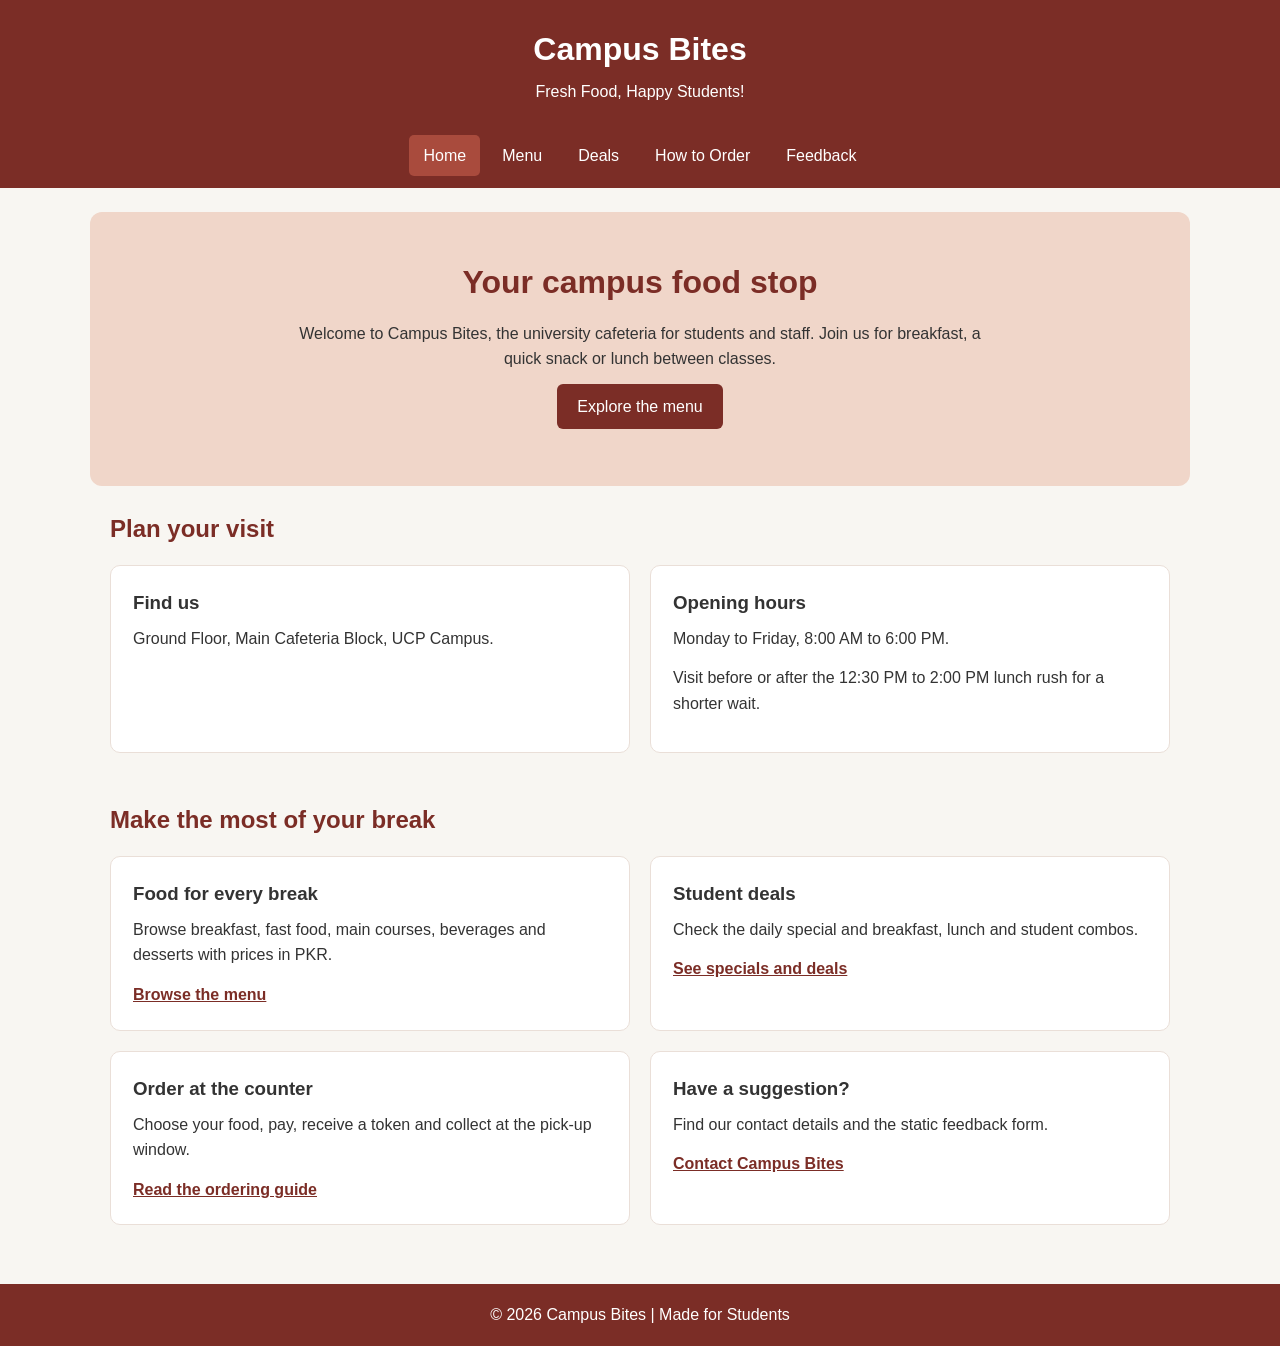
<file: src/index.html>
<!DOCTYPE html>
<html lang="en">
<head>
  <meta charset="UTF-8">
  <meta name="viewport" content="width=device-width, initial-scale=1">
  <meta name="description" content="Campus Bites cafeteria: menus, student deals, opening hours and ordering information.">
  <title>Home | Campus Bites</title>
  <link rel="stylesheet" href="../styles/style.css">
</head>
<body>
  <header>
    <h1>Campus Bites</h1>
    <p>Fresh Food, Happy Students!</p>
    <nav aria-label="Main navigation">
      <a href="index.html" aria-current="page">Home</a>
      <a href="menu.html">Menu</a>
      <a href="deals.html">Deals</a>
      <a href="order.html">How to Order</a>
      <a href="feedback.html">Feedback</a>
    </nav>
  </header>
  <main class="home-page">
    <section class="hero">
      <h2>Your campus food stop</h2>
      <p>Welcome to Campus Bites, the university cafeteria for students and staff. Join us for breakfast, a quick snack or lunch between classes.</p>
      <p><a class="home-button" href="menu.html">Explore the menu</a></p>
    </section>
    <section class="home-section" aria-labelledby="visit-heading">
      <h2 id="visit-heading">Plan your visit</h2>
      <div class="home-grid">
        <article class="home-card">
          <h3>Find us</h3>
          <p>Ground Floor, Main Cafeteria Block, UCP Campus.</p>
        </article>
        <article class="home-card">
          <h3>Opening hours</h3>
          <p>Monday to Friday, 8:00 AM to 6:00 PM.</p>
          <p>Visit before or after the 12:30 PM to 2:00 PM lunch rush for a shorter wait.</p>
        </article>
      </div>
    </section>
    <section class="home-section" aria-labelledby="explore-heading">
      <h2 id="explore-heading">Make the most of your break</h2>
      <div class="home-grid">
        <article class="home-card"><h3>Food for every break</h3><p>Browse breakfast, fast food, main courses, beverages and desserts with prices in PKR.</p><a href="menu.html">Browse the menu</a></article>
        <article class="home-card"><h3>Student deals</h3><p>Check the daily special and breakfast, lunch and student combos.</p><a href="deals.html">See specials and deals</a></article>
        <article class="home-card"><h3>Order at the counter</h3><p>Choose your food, pay, receive a token and collect at the pick-up window.</p><a href="order.html">Read the ordering guide</a></article>
        <article class="home-card"><h3>Have a suggestion?</h3><p>Find our contact details and the static feedback form.</p><a href="feedback.html">Contact Campus Bites</a></article>
      </div>
    </section>
  </main>
  <footer><p>&copy; 2026 Campus Bites | Made for Students</p></footer>
</body>
</html>
</file>
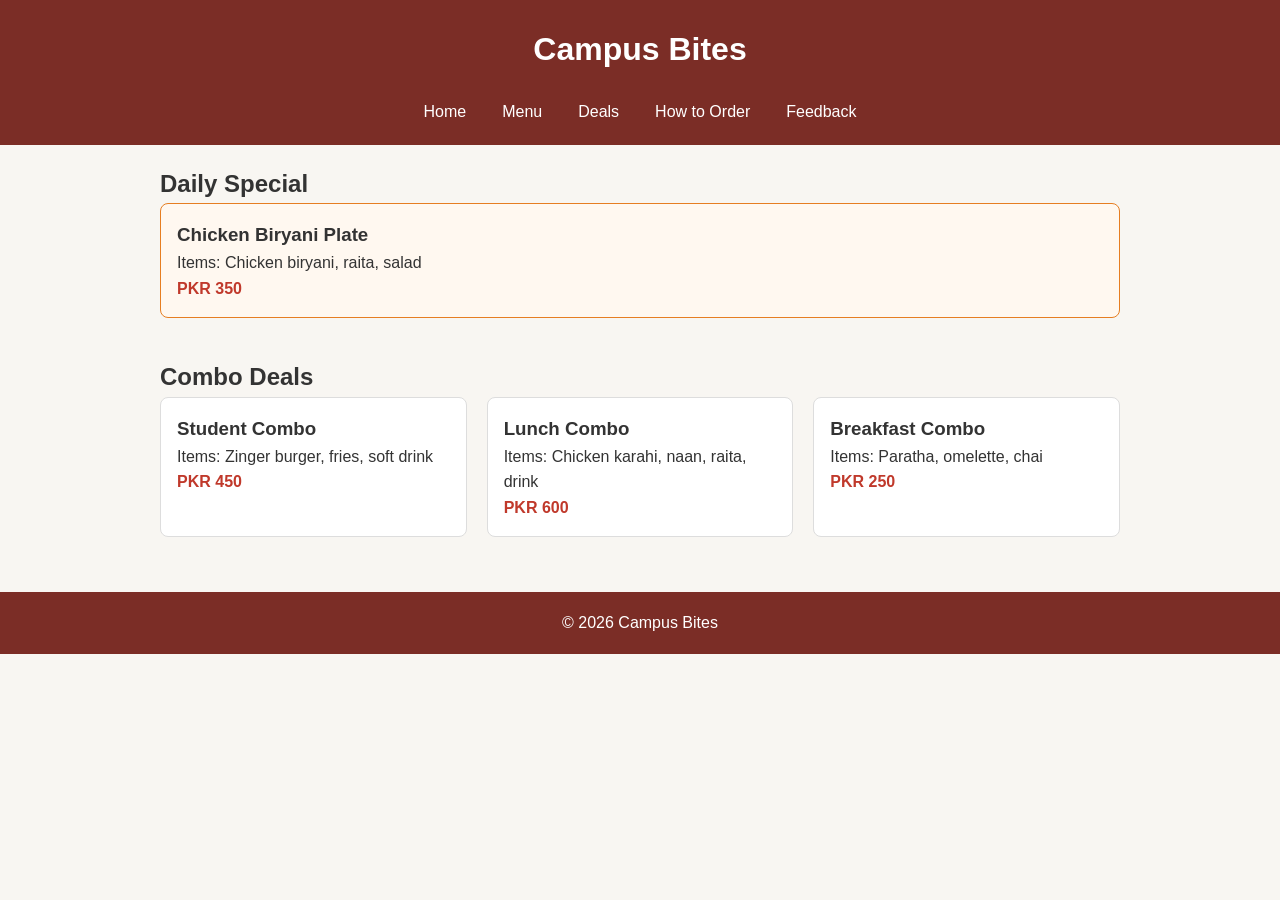
<file: src/deals.html>
<!DOCTYPE html>
<html lang="en">
<head>
  <meta charset="UTF-8">
  <meta name="viewport" content="width=device-width, initial-scale=1.0">
  <title>Deals & Specials | Campus Bites</title>
  <link rel="stylesheet" href="../styles/style.css">
</head>
<body>
  <header>
    <h1>Campus Bites</h1>
    <nav>
      <a href="index.html">Home</a>
      <a href="menu.html">Menu</a>
      <a href="deals.html">Deals</a>
      <a href="order.html">How to Order</a>
      <a href="feedback.html">Feedback</a>
    </nav>
  </header>

  <main>
    <section class="deals-section daily-special">
      <h2>Daily Special</h2>
      <div class="deal-card special">
        <h3>Chicken Biryani Plate</h3>
        <p>Items: Chicken biryani, raita, salad</p>
        <p class="price">PKR 350</p>
      </div>
    </section>

    <section class="deals-section">
      <h2>Combo Deals</h2>
      <div class="deals-grid">
        <div class="deal-card">
          <h3>Student Combo</h3>
          <p>Items: Zinger burger, fries, soft drink</p>
          <p class="price">PKR 450</p>
        </div>
        <div class="deal-card">
          <h3>Lunch Combo</h3>
          <p>Items: Chicken karahi, naan, raita, drink</p>
          <p class="price">PKR 600</p>
        </div>
        <div class="deal-card">
          <h3>Breakfast Combo</h3>
          <p>Items: Paratha, omelette, chai</p>
          <p class="price">PKR 250</p>
        </div>
      </div>
    </section>
  </main>

  <footer>
    <p>&copy; 2026 Campus Bites</p>
  </footer>
</body>
</html>
</file>
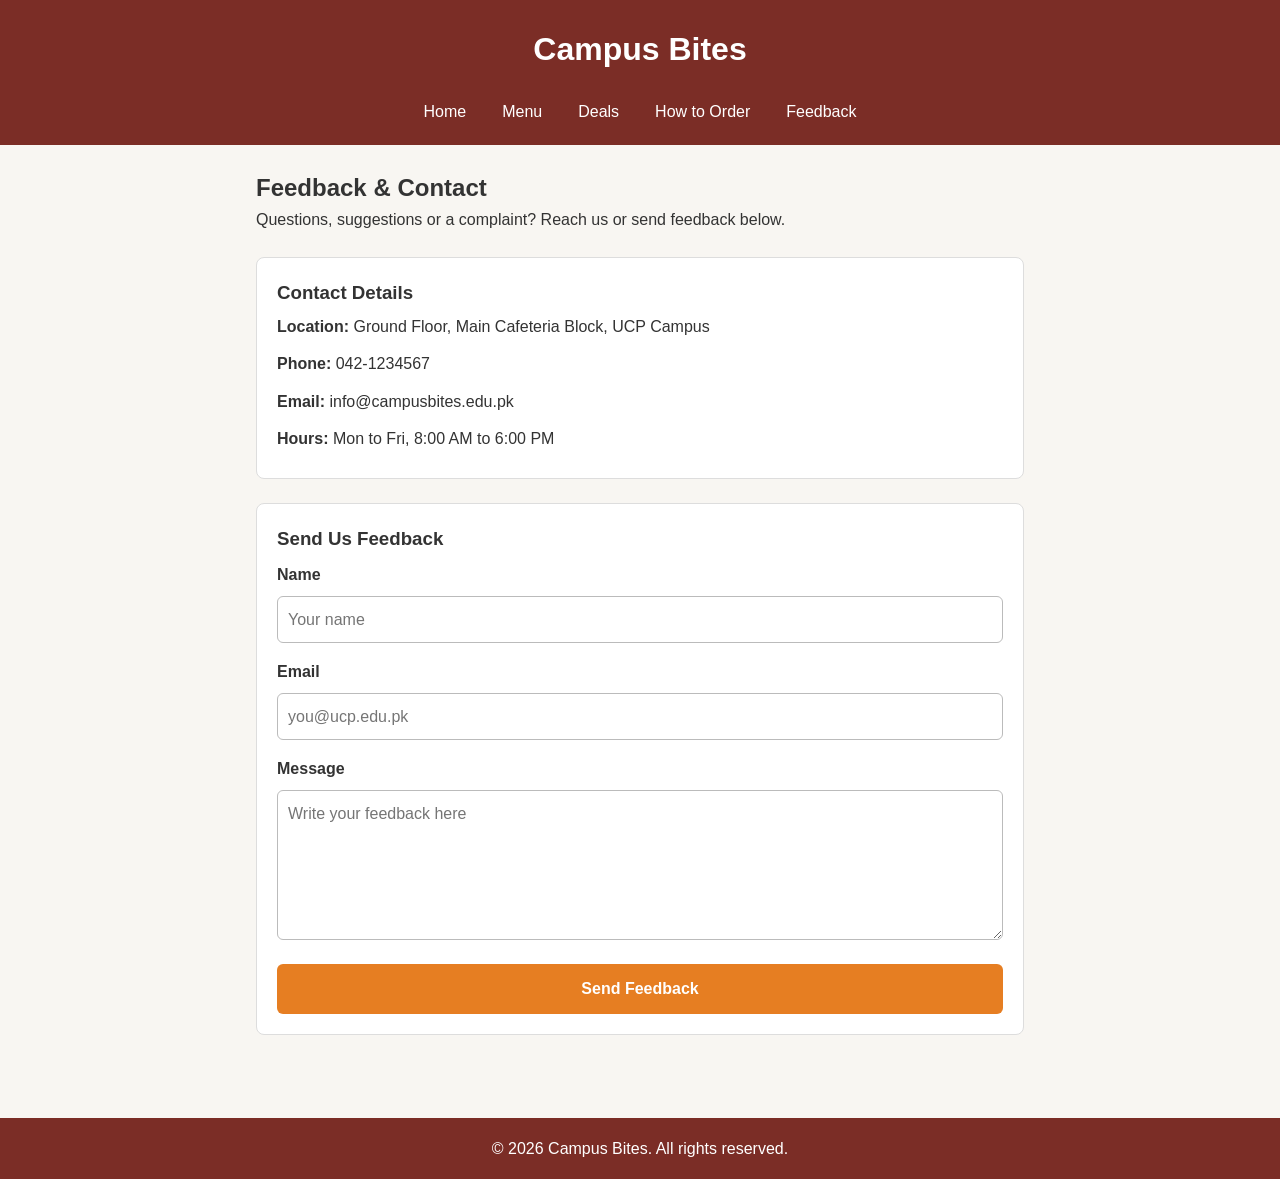
<file: src/feedback.html>
<!DOCTYPE html>
<html lang="en">
<head>
  <meta charset="UTF-8">
  <meta name="viewport" content="width=device-width, initial-scale=1">
  <title>Feedback &amp; Contact | Campus Bites</title>
  <link rel="stylesheet" href="../styles/style.css">
</head>
<body>
  <header>
    <h1>Campus Bites</h1>
    <nav>
      <a href="index.html">Home</a>
      <a href="menu.html">Menu</a>
      <a href="deals.html">Deals</a>
      <a href="order.html">How to Order</a>
      <a href="feedback.html">Feedback</a>
    </nav>
  </header>

  <main class="fb-page">
    <h2>Feedback &amp; Contact</h2>
    <p class="fb-intro">Questions, suggestions or a complaint? Reach us or send feedback below.</p>

    <section class="fb-contact">
      <h3>Contact Details</h3>
      <ul>
        <li><strong>Location:</strong> Ground Floor, Main Cafeteria Block, UCP Campus</li>
        <li><strong>Phone:</strong> 042-1234567</li>
        <li><strong>Email:</strong> info@campusbites.edu.pk</li>
        <li><strong>Hours:</strong> Mon to Fri, 8:00 AM to 6:00 PM</li>
      </ul>
    </section>

    <section class="fb-form-section">
      <h3>Send Us Feedback</h3>
      <form class="fb-form" action="#" method="post">
        <label for="fb-name">Name</label>
        <input type="text" id="fb-name" name="name" placeholder="Your name" required>

        <label for="fb-email">Email</label>
        <input type="email" id="fb-email" name="email" placeholder="you@ucp.edu.pk" required>

        <label for="fb-message">Message</label>
        <textarea id="fb-message" name="message" rows="5" placeholder="Write your feedback here" required></textarea>

        <button type="submit">Send Feedback</button>
      </form>
    </section>
  </main>

  <footer>
    <p>&copy; 2026 Campus Bites. All rights reserved.</p>
  </footer>
</body>
</html>
</file>
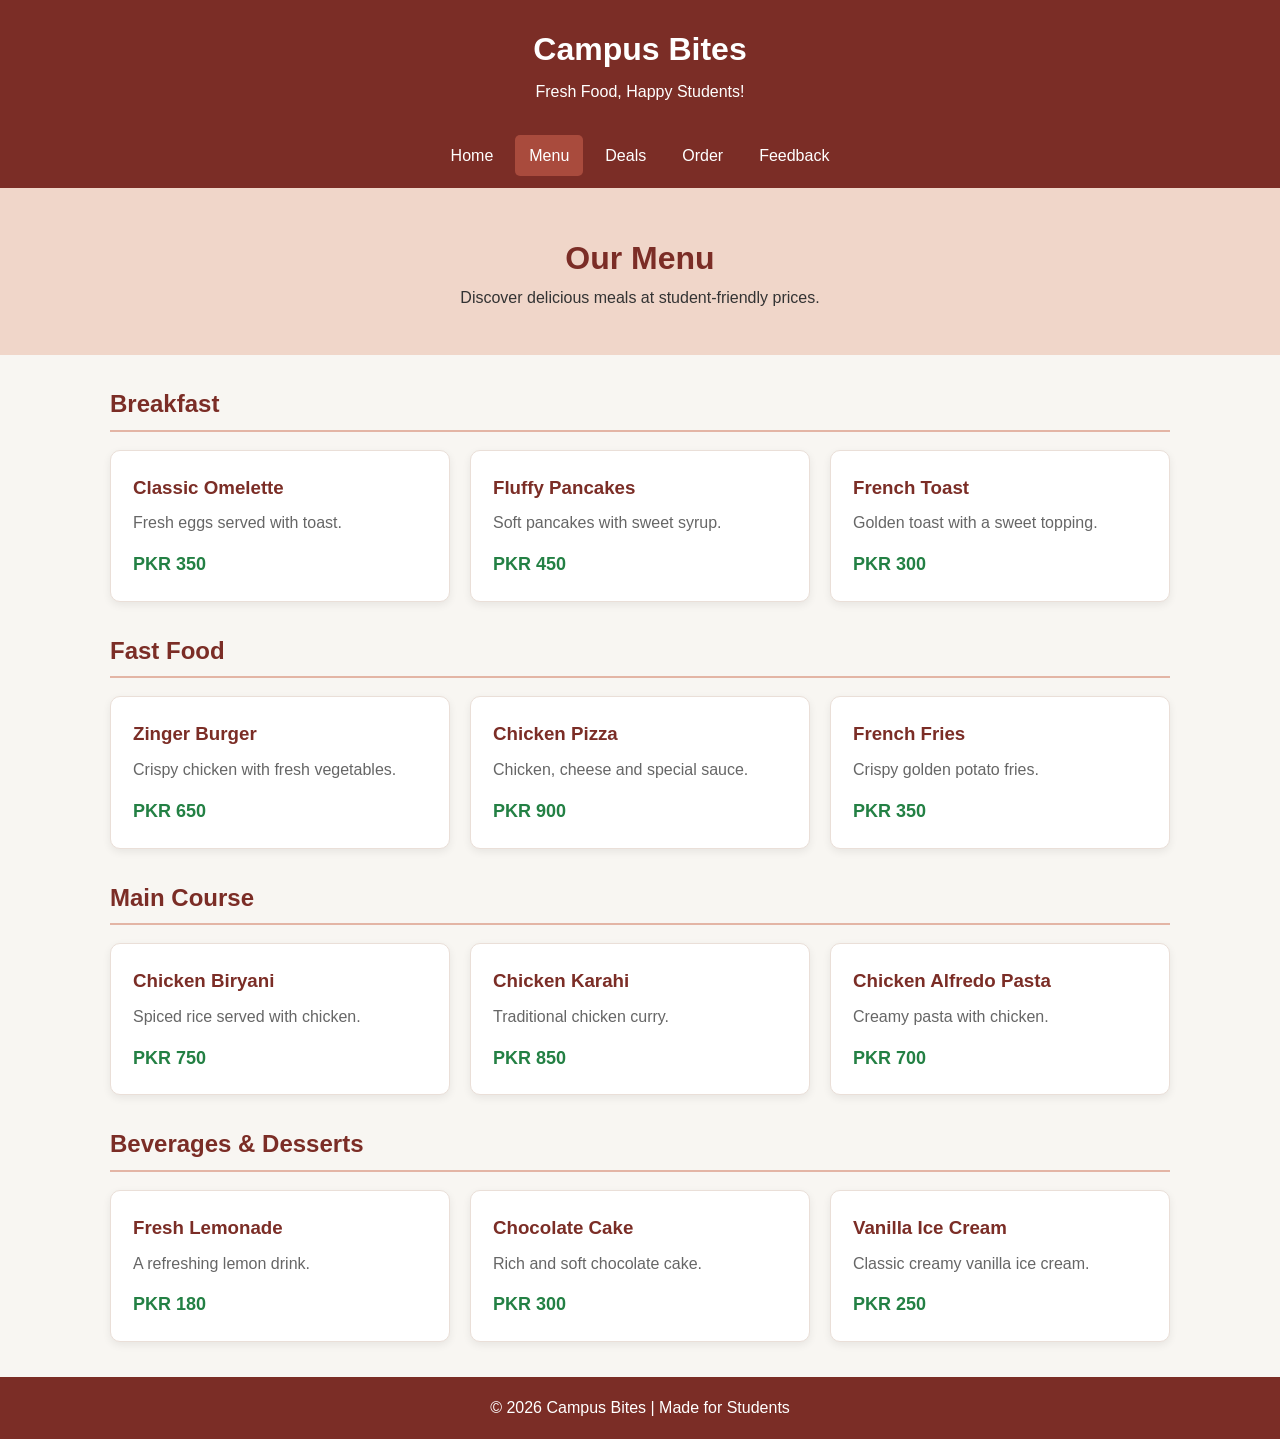
<file: src/menu.html>
<!DOCTYPE html>
<html lang="en">
<head>
    <meta charset="UTF-8">
    <meta name="viewport" content="width=device-width, initial-scale=1.0">
    <title>Campus Bites | Menu</title>
    <link rel="stylesheet" href="../styles/style.css">
</head>
<body>

    <header>
        <h1>Campus Bites</h1>
        <p>Fresh Food, Happy Students!</p>

        <nav>
            <a href="index.html">Home</a>
            <a href="menu.html" class="active">Menu</a>
            <a href="deals.html">Deals</a>
            <a href="order.html">Order</a>
            <a href="feedback.html">Feedback</a>
        </nav>
    </header>

    <main>
        <section class="hero">
            <h2>Our Menu</h2>
            <p>Discover delicious meals at student-friendly prices.</p>
        </section>

        <section class="menu-section">
            <h2>Breakfast</h2>
            <div class="menu-grid">
                <article class="menu-card">
                    <h3>Classic Omelette</h3>
                    <p>Fresh eggs served with toast.</p>
                    <span>PKR 350</span>
                </article>
                <article class="menu-card">
                    <h3>Fluffy Pancakes</h3>
                    <p>Soft pancakes with sweet syrup.</p>
                    <span>PKR 450</span>
                </article>
                <article class="menu-card">
                    <h3>French Toast</h3>
                    <p>Golden toast with a sweet topping.</p>
                    <span>PKR 300</span>
                </article>
            </div>
        </section>

        <section class="menu-section">
            <h2>Fast Food</h2>
            <div class="menu-grid">
                <article class="menu-card">
                    <h3>Zinger Burger</h3>
                    <p>Crispy chicken with fresh vegetables.</p>
                    <span>PKR 650</span>
                </article>
                <article class="menu-card">
                    <h3>Chicken Pizza</h3>
                    <p>Chicken, cheese and special sauce.</p>
                    <span>PKR 900</span>
                </article>
                <article class="menu-card">
                    <h3>French Fries</h3>
                    <p>Crispy golden potato fries.</p>
                    <span>PKR 350</span>
                </article>
            </div>
        </section>

        <section class="menu-section">
            <h2>Main Course</h2>
            <div class="menu-grid">
                <article class="menu-card">
                    <h3>Chicken Biryani</h3>
                    <p>Spiced rice served with chicken.</p>
                    <span>PKR 750</span>
                </article>
                <article class="menu-card">
                    <h3>Chicken Karahi</h3>
                    <p>Traditional chicken curry.</p>
                    <span>PKR 850</span>
                </article>
                <article class="menu-card">
                    <h3>Chicken Alfredo Pasta</h3>
                    <p>Creamy pasta with chicken.</p>
                    <span>PKR 700</span>
                </article>
            </div>
        </section>

        <section class="menu-section">
            <h2>Beverages &amp; Desserts</h2>
            <div class="menu-grid">
                <article class="menu-card">
                    <h3>Fresh Lemonade</h3>
                    <p>A refreshing lemon drink.</p>
                    <span>PKR 180</span>
                </article>
                <article class="menu-card">
                    <h3>Chocolate Cake</h3>
                    <p>Rich and soft chocolate cake.</p>
                    <span>PKR 300</span>
                </article>
                <article class="menu-card">
                    <h3>Vanilla Ice Cream</h3>
                    <p>Classic creamy vanilla ice cream.</p>
                    <span>PKR 250</span>
                </article>
            </div>
        </section>
    </main>

    <footer>
        <p>&copy; 2026 Campus Bites | Made for Students</p>
    </footer>

</body>
</html>
</file>
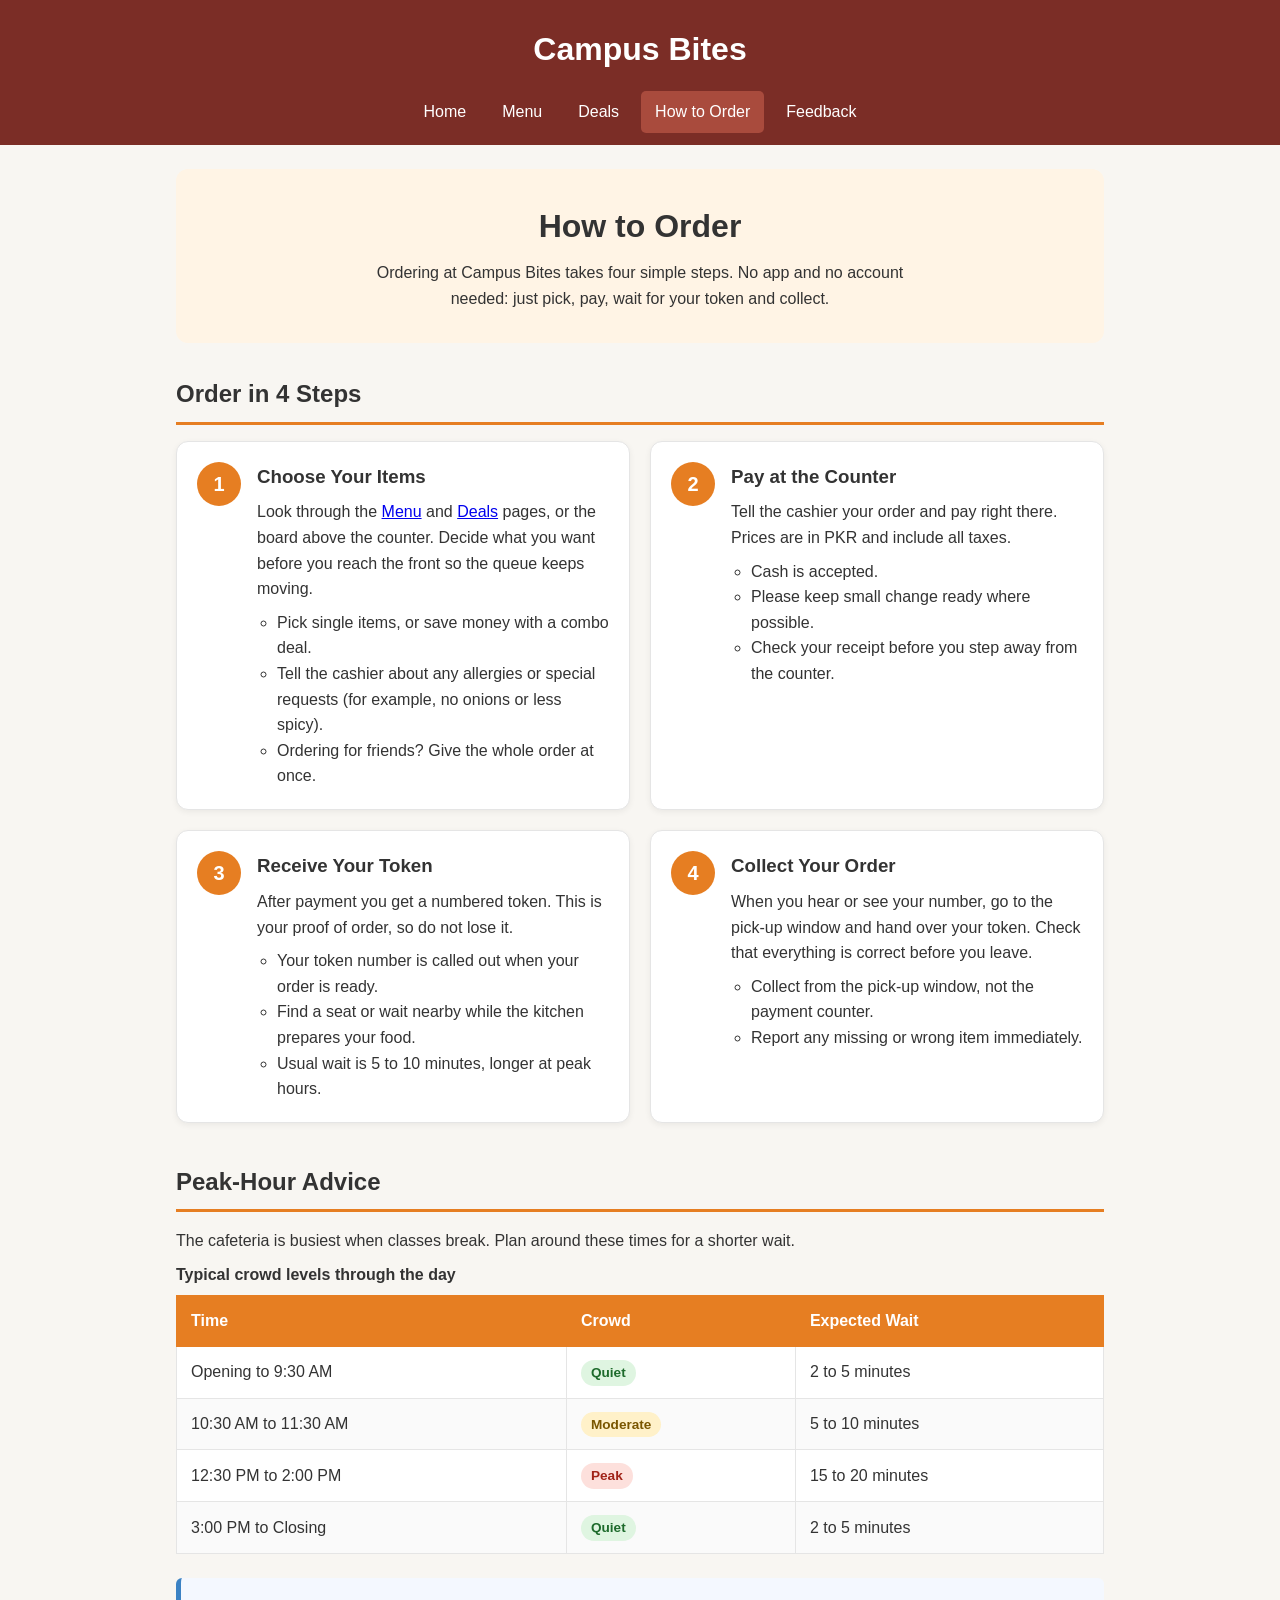
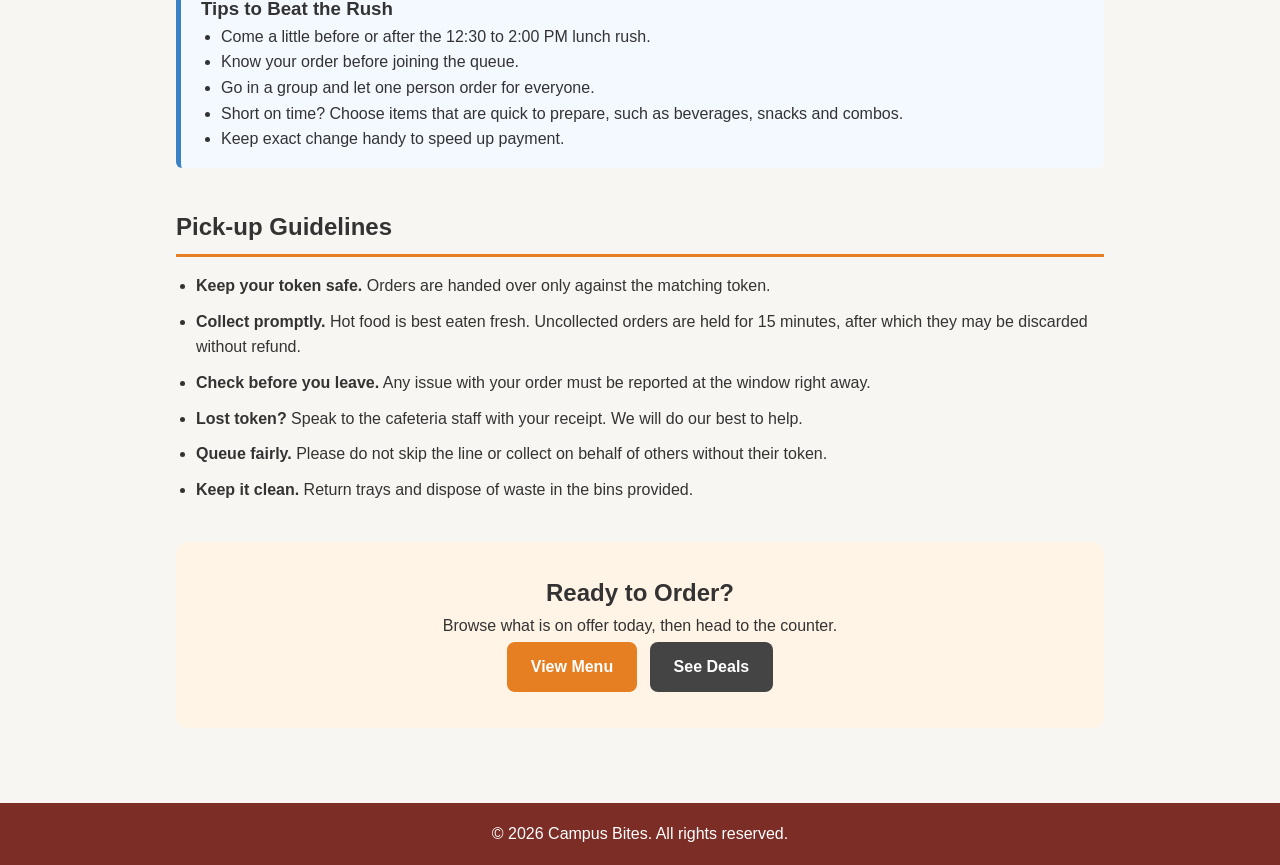
<file: src/order.html>
<!DOCTYPE html>
<html lang="en">
<head>
  <meta charset="UTF-8">
  <meta name="viewport" content="width=device-width, initial-scale=1.0">
  <meta name="description" content="How to order at Campus Bites: choose your items, pay at the counter, get your token and collect your food.">
  <title>How to Order | Campus Bites</title>
  <link rel="stylesheet" href="../styles/style.css">
</head>
<body>

  <header class="site-header">
    <h1 class="site-title">Campus Bites</h1>
    <nav class="site-nav" aria-label="Main navigation">
      <ul>
        <li><a href="index.html">Home</a></li>
        <li><a href="menu.html">Menu</a></li>
        <li><a href="deals.html">Deals</a></li>
        <li><a href="order.html" aria-current="page">How to Order</a></li>
        <li><a href="feedback.html">Feedback</a></li>
      </ul>
    </nav>
  </header>

  <main class="order-page">

    <section class="order-hero">
      <h2>How to Order</h2>
      <p>Ordering at Campus Bites takes four simple steps. No app and no account needed: just pick, pay, wait for your token and collect.</p>
    </section>

    <section class="order-section" aria-labelledby="steps-heading">
      <h2 id="steps-heading">Order in 4 Steps</h2>
      <ol class="order-steps">
        <li class="order-step">
          <span class="order-step-number" aria-hidden="true">1</span>
          <div class="order-step-body">
            <h3>Choose Your Items</h3>
            <p>Look through the <a href="menu.html">Menu</a> and <a href="deals.html">Deals</a> pages, or the board above the counter. Decide what you want before you reach the front so the queue keeps moving.</p>
            <ul>
              <li>Pick single items, or save money with a combo deal.</li>
              <li>Tell the cashier about any allergies or special requests (for example, no onions or less spicy).</li>
              <li>Ordering for friends? Give the whole order at once.</li>
            </ul>
          </div>
        </li>
        <li class="order-step">
          <span class="order-step-number" aria-hidden="true">2</span>
          <div class="order-step-body">
            <h3>Pay at the Counter</h3>
            <p>Tell the cashier your order and pay right there. Prices are in PKR and include all taxes.</p>
            <ul>
              <li>Cash is accepted.</li>
              <li>Please keep small change ready where possible.</li>
              <li>Check your receipt before you step away from the counter.</li>
            </ul>
          </div>
        </li>
        <li class="order-step">
          <span class="order-step-number" aria-hidden="true">3</span>
          <div class="order-step-body">
            <h3>Receive Your Token</h3>
            <p>After payment you get a numbered token. This is your proof of order, so do not lose it.</p>
            <ul>
              <li>Your token number is called out when your order is ready.</li>
              <li>Find a seat or wait nearby while the kitchen prepares your food.</li>
              <li>Usual wait is 5 to 10 minutes, longer at peak hours.</li>
            </ul>
          </div>
        </li>
        <li class="order-step">
          <span class="order-step-number" aria-hidden="true">4</span>
          <div class="order-step-body">
            <h3>Collect Your Order</h3>
            <p>When you hear or see your number, go to the pick-up window and hand over your token. Check that everything is correct before you leave.</p>
            <ul>
              <li>Collect from the pick-up window, not the payment counter.</li>
              <li>Report any missing or wrong item immediately.</li>
            </ul>
          </div>
        </li>
      </ol>
    </section>

    <section class="order-section" aria-labelledby="peak-heading">
      <h2 id="peak-heading">Peak-Hour Advice</h2>
      <p>The cafeteria is busiest when classes break. Plan around these times for a shorter wait.</p>

      <div class="order-table-wrap">
        <table class="order-table">
          <caption>Typical crowd levels through the day</caption>
          <thead>
            <tr>
              <th scope="col">Time</th>
              <th scope="col">Crowd</th>
              <th scope="col">Expected Wait</th>
            </tr>
          </thead>
          <tbody>
            <tr>
              <td>Opening to 9:30 AM</td>
              <td><span class="order-badge order-badge-quiet">Quiet</span></td>
              <td>2 to 5 minutes</td>
            </tr>
            <tr>
              <td>10:30 AM to 11:30 AM</td>
              <td><span class="order-badge order-badge-moderate">Moderate</span></td>
              <td>5 to 10 minutes</td>
            </tr>
            <tr>
              <td>12:30 PM to 2:00 PM</td>
              <td><span class="order-badge order-badge-busy">Peak</span></td>
              <td>15 to 20 minutes</td>
            </tr>
            <tr>
              <td>3:00 PM to Closing</td>
              <td><span class="order-badge order-badge-quiet">Quiet</span></td>
              <td>2 to 5 minutes</td>
            </tr>
          </tbody>
        </table>
      </div>

      <div class="order-tips">
        <h3>Tips to Beat the Rush</h3>
        <ul>
          <li>Come a little before or after the 12:30 to 2:00 PM lunch rush.</li>
          <li>Know your order before joining the queue.</li>
          <li>Go in a group and let one person order for everyone.</li>
          <li>Short on time? Choose items that are quick to prepare, such as beverages, snacks and combos.</li>
          <li>Keep exact change handy to speed up payment.</li>
        </ul>
      </div>
    </section>

    <section class="order-section" aria-labelledby="pickup-heading">
      <h2 id="pickup-heading">Pick-up Guidelines</h2>
      <ul class="order-rules">
        <li><strong>Keep your token safe.</strong> Orders are handed over only against the matching token.</li>
        <li><strong>Collect promptly.</strong> Hot food is best eaten fresh. Uncollected orders are held for 15 minutes, after which they may be discarded without refund.</li>
        <li><strong>Check before you leave.</strong> Any issue with your order must be reported at the window right away.</li>
        <li><strong>Lost token?</strong> Speak to the cafeteria staff with your receipt. We will do our best to help.</li>
        <li><strong>Queue fairly.</strong> Please do not skip the line or collect on behalf of others without their token.</li>
        <li><strong>Keep it clean.</strong> Return trays and dispose of waste in the bins provided.</li>
      </ul>
    </section>

    <section class="order-cta">
      <h2>Ready to Order?</h2>
      <p>Browse what is on offer today, then head to the counter.</p>
      <p>
        <a class="order-button" href="menu.html">View Menu</a>
        <a class="order-button order-button-alt" href="deals.html">See Deals</a>
      </p>
    </section>

  </main>

  <footer class="site-footer">
    <p>&copy; 2026 Campus Bites. All rights reserved.</p>
  </footer>

</body>
</html>
</file>
<file: styles/style.css>
* {
    margin: 0;
    padding: 0;
    box-sizing: border-box;
}

body {
    font-family: Arial, sans-serif;
    background-color: #f8f6f2;
    color: #333;
    line-height: 1.6;
}

header {
    background-color: #7b2d26;
    color: white;
    text-align: center;
    padding: 24px 15px 0;
}

header h1 {
    font-size: 32px;
    margin-bottom: 4px;
}

header p {
    margin-bottom: 18px;
}

nav {
    display: flex;
    justify-content: center;
    flex-wrap: wrap;
    gap: 8px;
    padding: 12px;
}

nav a {
    color: white;
    text-decoration: none;
    padding: 8px 14px;
    border-radius: 5px;
}

nav a:hover,
nav a.active {
    background-color: #a94b3d;
}

.hero {
    text-align: center;
    padding: 45px 15px;
    background-color: #f0d6c9;
}

.hero h2 {
    font-size: 32px;
    color: #7b2d26;
}

.menu-section {
    max-width: 1100px;
    margin: 30px auto;
    padding: 0 20px;
}

.menu-section h2 {
    color: #7b2d26;
    margin-bottom: 18px;
    border-bottom: 2px solid #e3b5a5;
    padding-bottom: 6px;
}

.menu-grid {
    display: grid;
    grid-template-columns: repeat(3, minmax(0, 1fr));
    gap: 20px;
}

.menu-card {
    background-color: white;
    padding: 22px;
    border-radius: 10px;
    border: 1px solid #eadfd8;
    box-shadow: 0 3px 8px rgba(0, 0, 0, 0.07);
    transition: transform 0.2s ease;
}

.menu-card:hover {
    transform: translateY(-4px);
}

.menu-card h3 {
    color: #7b2d26;
    margin-bottom: 8px;
}

.menu-card p {
    margin-bottom: 14px;
    color: #666;
}

.menu-card span {
    color: #238044;
    font-weight: bold;
    font-size: 18px;
}

footer {
    text-align: center;
    background-color: #7b2d26;
    color: white;
    padding: 18px;
    margin-top: 35px;
}

@media (max-width: 800px) {
    .menu-grid {
        grid-template-columns: repeat(2, minmax(0, 1fr));
    }
}

@media (max-width: 520px) {
    .menu-grid {
        grid-template-columns: 1fr;
    }

    header h1 {
        font-size: 26px;
    }

    .hero h2 {
        font-size: 27px;
    }
}

/* Existing Deals, Order and Feedback contributions retained during integration. */
/* Muhammad Awais 
Deal page CSS content  */


.deals-section { padding: 20px; max-width: 1000px; margin: 0 auto; }
.deals-grid { display: grid; grid-template-columns: repeat(3, 1fr); gap: 20px; }
.deal-card { border: 1px solid #ddd; border-radius: 8px; padding: 16px; background: #fff; }
.deal-card.special { border-color: #e67e22; background: #fff8f0; }
.deal-card .price { font-weight: bold; color: #c0392b; }

@media (max-width: 768px) {
  .deals-grid { grid-template-columns: 1fr; }
}

/* ==========================================================================
   HOW TO ORDER PAGE (order.html) - Member 3
   ========================================================================== */

.order-page {
  max-width: 960px;
  margin: 0 auto;
  padding: 24px 16px 40px;
}

.order-hero {
  text-align: center;
  padding: 32px 16px;
  margin-bottom: 32px;
  background: #fff4e5;
  border-radius: 12px;
}
.order-hero h2 { margin: 0 0 8px; font-size: 2rem; }
.order-hero p  { max-width: 560px; margin: 0 auto; }

.order-section { margin-bottom: 40px; }
.order-section > h2 {
  margin: 0 0 16px;
  padding-bottom: 8px;
  border-bottom: 3px solid #e67e22;
}

/* Steps */
.order-steps {
  list-style: none;
  margin: 0;
  padding: 0;
  display: grid;
  grid-template-columns: repeat(2, 1fr);
  gap: 20px;
}
.order-step {
  display: flex;
  gap: 16px;
  padding: 20px;
  background: #ffffff;
  border: 1px solid #e5e5e5;
  border-radius: 12px;
  box-shadow: 0 2px 6px rgba(0, 0, 0, 0.06);
}
.order-step-number {
  flex: 0 0 auto;
  width: 44px;
  height: 44px;
  display: flex;
  align-items: center;
  justify-content: center;
  border-radius: 50%;
  background: #e67e22;
  color: #fff;
  font-size: 1.25rem;
  font-weight: bold;
}
.order-step-body h3 { margin: 0 0 8px; }
.order-step-body p  { margin: 0 0 8px; }
.order-step-body ul { margin: 0; padding-left: 20px; }

/* Peak hours table */
.order-table-wrap { overflow-x: auto; }
.order-table {
  width: 100%;
  border-collapse: collapse;
  background: #fff;
}
.order-table caption {
  text-align: left;
  padding: 8px 0;
  font-weight: bold;
}
.order-table th,
.order-table td {
  padding: 12px 14px;
  text-align: left;
  border: 1px solid #e5e5e5;
}
.order-table thead th { background: #e67e22; color: #fff; border-color: #e67e22; }
.order-table tbody tr:nth-child(even) { background: #fafafa; }

.order-badge {
  display: inline-block;
  padding: 2px 10px;
  border-radius: 999px;
  font-size: 0.85rem;
  font-weight: bold;
}
.order-badge-quiet    { background: #dff5e1; color: #1e6b2c; }
.order-badge-moderate { background: #fff1c9; color: #7a5600; }
.order-badge-busy     { background: #fde0dc; color: #a12318; }

.order-tips {
  margin-top: 24px;
  padding: 16px 20px;
  background: #f4f8ff;
  border-left: 5px solid #3b82c4;
  border-radius: 6px;
}
.order-tips h3 { margin-top: 0; }
.order-tips ul { margin: 0; padding-left: 20px; }

/* Pickup rules */
.order-rules { margin: 0; padding-left: 20px; }
.order-rules li { margin-bottom: 10px; }

/* Call to action */
.order-cta {
  text-align: center;
  padding: 32px 16px;
  background: #fff4e5;
  border-radius: 12px;
}
.order-cta h2 { margin-top: 0; }
.order-button {
  display: inline-block;
  margin: 4px;
  padding: 12px 24px;
  border-radius: 8px;
  background: #e67e22;
  color: #fff;
  text-decoration: none;
  font-weight: bold;
}
.order-button:hover,
.order-button:focus { background: #c96a14; }
.order-button-alt { background: #444; }
.order-button-alt:hover,
.order-button-alt:focus { background: #222; }

/* Responsive: tablets and phones */
@media (max-width: 768px) {
  .order-steps { grid-template-columns: 1fr; }
  .order-hero h2 { font-size: 1.6rem; }
}

@media (max-width: 480px) {
  .order-page { padding: 16px 12px 32px; }
  .order-step { flex-direction: column; gap: 10px; padding: 16px; }
  .order-table th,
  .order-table td { padding: 10px; font-size: 0.9rem; }
  .order-button { display: block; margin: 8px 0; }
}

/* ==========================================================================
   FEEDBACK & CONTACT PAGE (feedback.html) - Member 4 (Sangheui Kim)
   ========================================================================== */

.fb-page {
  max-width: 800px;
  margin: 0 auto;
  padding: 24px 16px;
}

.fb-intro { margin-bottom: 24px; }

.fb-contact,
.fb-form-section {
  background: #ffffff;
  border: 1px solid #ddd;
  border-radius: 8px;
  padding: 20px;
  margin-bottom: 24px;
}

.fb-contact ul {
  list-style: none;
  padding: 0;
  margin: 0;
}
.fb-contact li { padding: 6px 0; }

.fb-form {
  display: flex;
  flex-direction: column;
  gap: 8px;
}
.fb-form label {
  font-weight: bold;
  margin-top: 8px;
}
.fb-form input,
.fb-form textarea {
  padding: 10px;
  border: 1px solid #bbb;
  border-radius: 6px;
  font: inherit;
  width: 100%;
  box-sizing: border-box;
}
.fb-form input:focus,
.fb-form textarea:focus {
  outline: 2px solid #e67e22;
  border-color: #e67e22;
}
.fb-form button {
  margin-top: 16px;
  padding: 12px;
  background: #e67e22;
  color: #ffffff;
  border: none;
  border-radius: 6px;
  font: inherit;
  font-weight: bold;
  cursor: pointer;
}
.fb-form button:hover,
.fb-form button:focus { background: #c96a14; }

/* Responsive: phones */
@media (max-width: 600px) {
  .fb-page { padding: 16px 12px; }
  .fb-contact,
  .fb-form-section { padding: 14px; }
  .fb-form button { width: 100%; }
}
/* Shared navigation supports direct links and the Order page's list markup. */
nav ul { display: flex; justify-content: center; flex-wrap: wrap; gap: 8px; list-style: none; padding: 0; margin: 0; }
nav a { display: inline-block; }
nav a[aria-current="page"] { background-color: #a94b3d; }
a:focus-visible, button:focus-visible { outline: 3px solid #b35a00; outline-offset: 3px; }
.order-step-body { min-width: 0; }
main { overflow-wrap: anywhere; }

/* Home page */
.home-page { max-width: 1100px; margin: 0 auto; }
.home-page .hero { margin-top: 24px; border-radius: 12px; }
.home-page .hero p { max-width: 720px; margin: 12px auto; }
.home-section { padding: 24px 20px; }
.home-section > h2 { margin-bottom: 16px; color: #7b2d26; }
.home-grid { display: grid; grid-template-columns: repeat(2, minmax(0, 1fr)); gap: 20px; }
.home-card { padding: 22px; border: 1px solid #eadfd8; border-radius: 10px; background: white; }
.home-card p { margin: 8px 0 14px; }
.home-card a { color: #7b2d26; font-weight: bold; }
.home-button { display: inline-block; padding: 10px 20px; border-radius: 6px; background: #7b2d26; color: white; text-decoration: none; }
@media (max-width: 600px) {
  .home-grid { grid-template-columns: 1fr; }
  .home-page .hero { margin: 16px 12px 0; }
  .home-section { padding: 20px 12px; }
}
</file>
